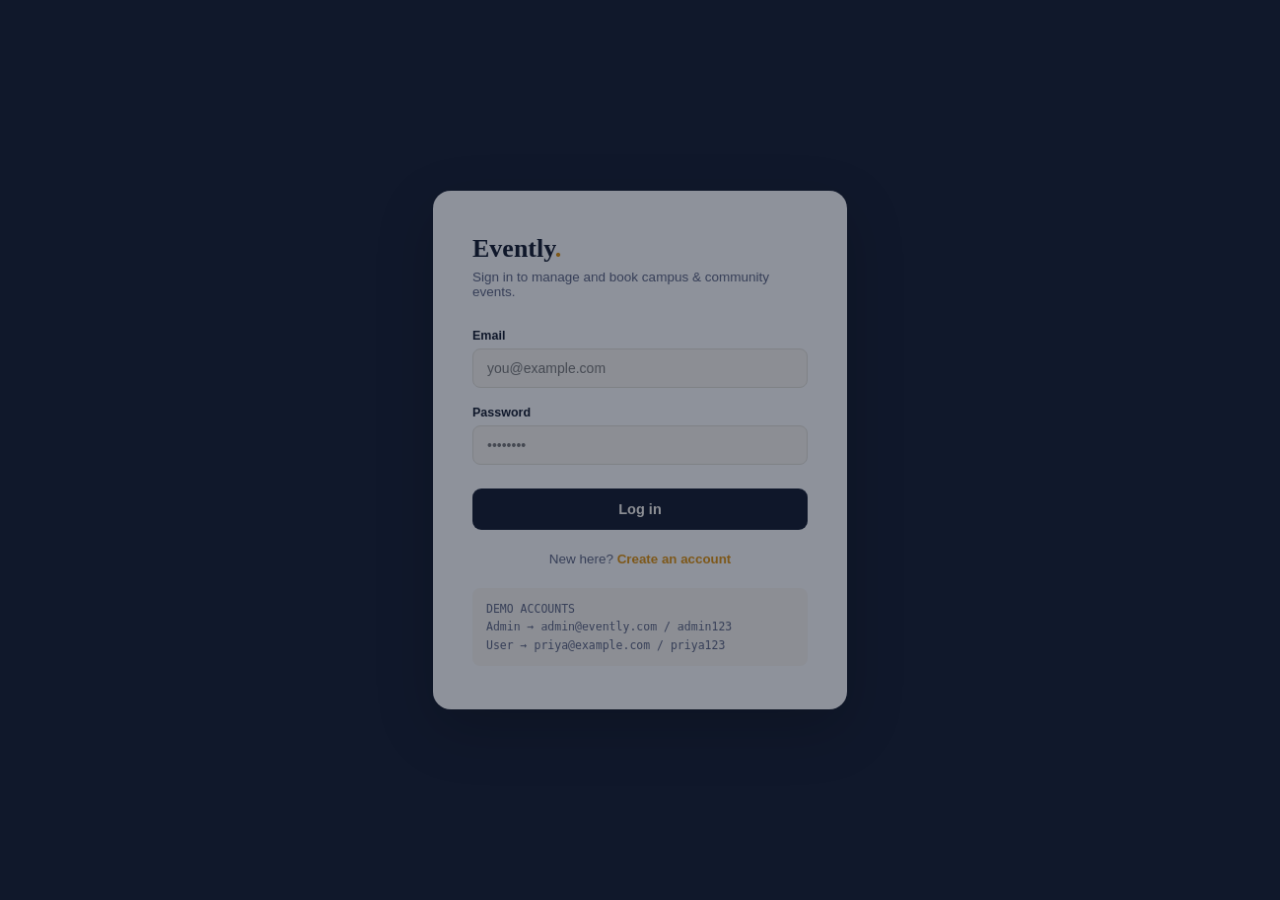
<file: index.html>
<!DOCTYPE html>
<html>
<head>
  <meta http-equiv="refresh" content="0; url=./evently/frontend/index.html" />
</head>
<body>
  Redirecting to <a href="./evently/frontend/index.html">Evently</a>...
</body>
</html>
</file>
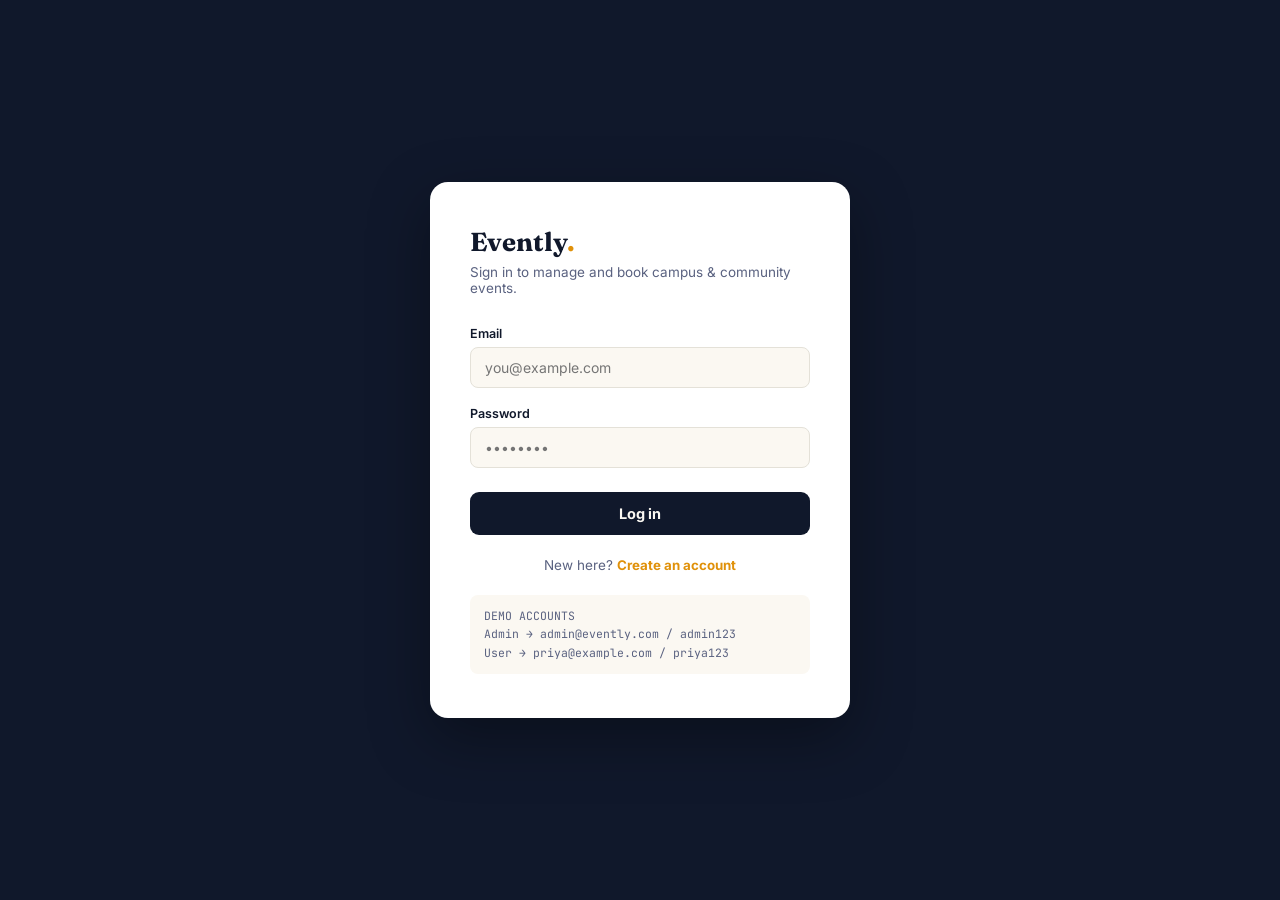
<file: evently/frontend/index.html>
<!DOCTYPE html>
<html lang="en">
<head>
<meta charset="UTF-8" />
<title>Evently — Event Management System</title>
<meta name="viewport" content="width=device-width, initial-scale=1.0" />
<link rel="preconnect" href="https://fonts.googleapis.com">
<link href="https://fonts.googleapis.com/css2?family=Fraunces:opsz,wght@9..144,500;9..144,600;9..144,700&family=Inter:wght@400;500;600;700&family=JetBrains+Mono:wght@500&display=swap" rel="stylesheet">
<link rel="stylesheet" href="style.css" />
</head>
<body>
<div id="app"></div>
<script src="app.js"></script>
</body>
</html>
</file>
<file: evently/frontend/style.css>
:root{
  --navy: #10182B;
  --navy-2: #182242;
  --amber: #FCA311;
  --amber-dim: #E0910A;
  --cream: #FBF8F2;
  --paper: #FFFFFF;
  --ink: #10182B;
  --ink-soft: #5A6280;
  --line: #E4E1D8;
  --green: #1E9E6B;
  --red: #E4572E;
  --radius: 14px;
  --serif: 'Fraunces', serif;
  --sans: 'Inter', sans-serif;
  --mono: 'JetBrains Mono', monospace;
}
*{box-sizing:border-box; margin:0; padding:0;}
html{ scroll-behavior:smooth; }
body{
  font-family: var(--sans);
  background: var(--cream);
  color: var(--ink);
  -webkit-font-smoothing: antialiased;
}
a{color:inherit; text-decoration:none;}
button{font-family:inherit; cursor:pointer; border:none;}
input, select, textarea{font-family:inherit;}

@media (prefers-reduced-motion: reduce){
  *{ animation-duration: 0.001ms !important; transition-duration: 0.001ms !important; }
}

/* ---------- Motion primitives ---------- */
@keyframes fadeUp{
  from{ opacity:0; transform: translateY(10px); }
  to{ opacity:1; transform: translateY(0); }
}
@keyframes fadeIn{
  from{ opacity:0; }
  to{ opacity:1; }
}
@keyframes scaleIn{
  from{ opacity:0; transform: scale(0.97); }
  to{ opacity:1; transform: scale(1); }
}
@keyframes fillGrow{
  from{ width:0; }
}
@keyframes popCheck{
  0%{ transform: scale(0.4); opacity:0; }
  60%{ transform: scale(1.12); opacity:1; }
  100%{ transform: scale(1); }
}
@keyframes shimmer{
  0%{ background-position: -200px 0; }
  100%{ background-position: 200px 0; }
}

.page{ animation: fadeUp 0.45s cubic-bezier(.16,1,.3,1) both; }
.nav{ animation: fadeIn 0.35s ease both; }

/* ---------- Top nav ---------- */
.nav{
  background: var(--navy);
  color: var(--cream);
  padding: 18px 40px;
  display:flex; align-items:center; justify-content:space-between;
}
.nav-brand{
  font-family: var(--serif);
  font-weight: 700;
  font-size: 22px;
  letter-spacing: -0.02em;
  display:flex; align-items:center; gap:8px;
}
.nav-brand .dot{ color: var(--amber); }
.nav-links{ display:flex; align-items:center; gap: 28px; font-size: 14px; font-weight:500; }
.nav-links a, .nav-links button.linklike{ color: var(--cream); opacity:0.75; background:none; font-size:14px; transition: opacity 0.2s ease, color 0.2s ease; position:relative; }
.nav-links a:hover, .nav-links button.linklike:hover{ opacity:1; }
.nav-links a.active, .nav-links button.linklike.active{ opacity:1; color: var(--amber); }
.nav-links button.linklike.active::after{
  content:''; position:absolute; left:0; right:0; bottom:-19px; height:2px; background:var(--amber);
  animation: fadeIn 0.3s ease both;
}
.nav-user{ display:flex; align-items:center; gap:14px; animation: fadeIn 0.5s ease both; }
.nav-badge{
  background: var(--amber); color: var(--navy); font-weight:700; font-size:12px;
  padding: 3px 10px; border-radius: 20px; text-transform:uppercase; letter-spacing:0.04em;
}
.btn-ghost{
  background:transparent; border:1px solid rgba(251,248,242,0.3); color:var(--cream);
  padding:8px 16px; border-radius:8px; font-size:13px; font-weight:600;
  transition: border-color 0.2s ease, color 0.2s ease, transform 0.15s ease;
}
.btn-ghost:hover{ border-color: var(--amber); color: var(--amber); }
.btn-ghost:active{ transform: scale(0.96); }

/* ---------- Layout ---------- */
.page{ max-width: 1120px; margin: 0 auto; padding: 48px 40px 80px; }
.eyebrow{
  font-family: var(--mono); font-size: 12px; letter-spacing: 0.12em; text-transform: uppercase;
  color: var(--amber-dim); margin-bottom: 10px; display:flex; align-items:center; gap:8px;
}
.eyebrow::before{ content:''; width:20px; height:1px; background:var(--amber-dim); display:inline-block; }
h1.page-title{ font-family: var(--serif); font-size: 40px; font-weight:600; letter-spacing:-0.01em; margin-bottom:8px; }
.page-sub{ color: var(--ink-soft); font-size:15px; max-width:560px; margin-bottom: 36px; }

/* ---------- Event grid ---------- */
.event-grid{ display:grid; grid-template-columns: repeat(auto-fill, minmax(320px,1fr)); gap:24px; }

.ticket{
  background: var(--paper);
  border-radius: var(--radius);
  position: relative;
  box-shadow: 0 1px 2px rgba(16,24,43,0.06), 0 8px 24px rgba(16,24,43,0.05);
  overflow: hidden;
  display:flex; flex-direction:column;
  border: 1px solid var(--line);
  animation: fadeUp 0.5s cubic-bezier(.16,1,.3,1) both;
  transition: transform 0.25s cubic-bezier(.16,1,.3,1), box-shadow 0.25s ease, border-color 0.25s ease;
}
.ticket:hover{
  transform: translateY(-4px);
  box-shadow: 0 4px 10px rgba(16,24,43,0.08), 0 18px 34px rgba(16,24,43,0.12);
  border-color: rgba(252,163,17,0.35);
}
.event-grid .ticket:nth-child(1){ animation-delay: 0.03s; }
.event-grid .ticket:nth-child(2){ animation-delay: 0.10s; }
.event-grid .ticket:nth-child(3){ animation-delay: 0.17s; }
.event-grid .ticket:nth-child(4){ animation-delay: 0.24s; }
.event-grid .ticket:nth-child(5){ animation-delay: 0.31s; }
.event-grid .ticket:nth-child(6){ animation-delay: 0.38s; }
.ticket-top{ padding: 22px 22px 18px; flex:1; }
.ticket-category{
  font-family: var(--mono); font-size:11px; text-transform:uppercase; letter-spacing:0.08em;
  color: var(--amber-dim); font-weight:600; margin-bottom:10px; display:inline-block;
}
.ticket-title{ font-family: var(--serif); font-size: 21px; font-weight:600; margin-bottom:10px; line-height:1.25; }
.ticket-desc{ font-size: 13.5px; color: var(--ink-soft); line-height:1.55; margin-bottom:16px; }
.ticket-meta{ display:flex; flex-direction:column; gap:6px; font-size:13px; color: var(--ink); }
.ticket-meta div{ display:flex; align-items:center; gap:8px; }
.ticket-meta .icon{ color:var(--amber-dim); font-family:var(--mono); width:14px; display:inline-block;}

.ticket-stub{
  border-top: 1px dashed var(--line);
  padding: 16px 22px;
  display:flex; align-items:center; justify-content:space-between;
  background: linear-gradient(180deg, rgba(252,163,17,0.04), transparent);
  position:relative;
}
.ticket-stub::before, .ticket-stub::after{
  content:''; width:18px; height:18px; background: var(--cream); border-radius:50%;
  position:absolute; top:-9px;
}
.ticket-stub::before{ left:-9px; }
.ticket-stub::after{ right:-9px; }
.capacity-bar{ flex:1; margin-right:14px; }
.capacity-track{ height:5px; background: var(--line); border-radius:4px; overflow:hidden; margin-bottom:5px;}
.capacity-fill{ height:100%; background: var(--amber); border-radius:4px; animation: fillGrow 0.9s cubic-bezier(.16,1,.3,1) 0.2s both; transition: width 0.5s cubic-bezier(.16,1,.3,1); }
.capacity-label{ font-family: var(--mono); font-size:11px; color: var(--ink-soft); }
.btn-book{
  background: var(--navy); color: var(--cream); font-weight:600; font-size:13px;
  padding: 10px 18px; border-radius:8px; white-space:nowrap;
  transition: background 0.2s ease, color 0.2s ease, transform 0.15s cubic-bezier(.16,1,.3,1);
}
.btn-book:hover:not(:disabled){ background: var(--amber); color: var(--navy); transform: translateY(-1px); }
.btn-book:active:not(:disabled){ transform: scale(0.95); }
.btn-book:disabled{ background: var(--line); color: var(--ink-soft); cursor:not-allowed; }
.btn-booked{ background: var(--green); color:white; font-weight:600; font-size:13px; padding:10px 18px; border-radius:8px; animation: popCheck 0.4s cubic-bezier(.34,1.56,.64,1) both; }

/* ---------- Auth ---------- */
.auth-wrap{
  min-height: 100vh; display:flex; align-items:center; justify-content:center;
  background: var(--navy);
  padding: 40px 20px;
}
.auth-card{
  background: var(--paper); border-radius: 18px; padding: 44px 40px; width: 420px;
  box-shadow: 0 20px 60px rgba(0,0,0,0.35);
  animation: scaleIn 0.45s cubic-bezier(.16,1,.3,1) both;
}
.auth-logo{ font-family: var(--serif); font-weight:700; font-size:26px; margin-bottom:6px; }
.auth-logo .dot{ color:var(--amber-dim); }
.auth-sub{ color: var(--ink-soft); font-size:13.5px; margin-bottom: 30px; }
.field{ margin-bottom: 18px; }
.field label{ display:block; font-size:12.5px; font-weight:600; margin-bottom:6px; color: var(--ink); }
.field input{
  width:100%; padding: 11px 14px; border-radius:8px; border:1.5px solid var(--line); font-size:14px;
  background: var(--cream); transition: border-color 0.2s ease, box-shadow 0.2s ease, background 0.2s ease;
}
.field input:focus{ outline:none; border-color: var(--amber-dim); background: var(--paper); box-shadow: 0 0 0 3px rgba(252,163,17,0.14); }
.btn-primary{
  width:100%; background: var(--navy); color: var(--cream); padding: 13px; border-radius:9px;
  font-weight:700; font-size:14.5px; margin-top:6px;
  transition: background 0.2s ease, transform 0.15s cubic-bezier(.16,1,.3,1);
}
.btn-primary:hover{ background:#0A1122; transform: translateY(-1px); }
.btn-primary:active{ transform: scale(0.97); }
.auth-switch{ text-align:center; margin-top:22px; font-size:13.5px; color: var(--ink-soft); }
.auth-switch button{ background:none; color: var(--amber-dim); font-weight:700; transition: opacity 0.2s ease; }
.auth-switch button:hover{ opacity:0.7; }
.auth-demo{
  margin-top: 22px; padding: 12px 14px; background: var(--cream); border-radius:8px;
  font-family: var(--mono); font-size:11.5px; color: var(--ink-soft); line-height:1.6;
}
.error-msg{ background:#FCEAE5; color: var(--red); padding:10px 14px; border-radius:8px; font-size:13px; margin-bottom:16px; animation: fadeUp 0.3s cubic-bezier(.16,1,.3,1) both; }

/* ---------- Admin dashboard ---------- */
.stat-row{ display:grid; grid-template-columns: repeat(3,1fr); gap:20px; margin-bottom:40px; }
.stat-card{
  background: var(--navy); color: var(--cream); border-radius: var(--radius); padding: 24px 26px;
  position:relative; overflow:hidden;
  animation: fadeUp 0.5s cubic-bezier(.16,1,.3,1) both;
  transition: transform 0.25s cubic-bezier(.16,1,.3,1);
}
.stat-card:hover{ transform: translateY(-3px); }
.stat-row .stat-card:nth-child(1){ animation-delay: 0.03s; }
.stat-row .stat-card:nth-child(2){ animation-delay: 0.10s; }
.stat-row .stat-card:nth-child(3){ animation-delay: 0.17s; }
.stat-card::after{
  content:''; position:absolute; right:-20px; top:-20px; width:90px; height:90px; border-radius:50%;
  background: rgba(252,163,17,0.12);
}
.stat-num{ font-family: var(--serif); font-size: 38px; font-weight:700; margin-bottom:4px; }
.stat-label{ font-size:12.5px; color: rgba(251,248,242,0.65); text-transform:uppercase; letter-spacing:0.05em; font-weight:600; }

.admin-table{ background: var(--paper); border-radius: var(--radius); border:1px solid var(--line); overflow:hidden; animation: fadeUp 0.5s cubic-bezier(.16,1,.3,1) 0.15s both; }
.admin-table-head{
  display:grid; grid-template-columns: 2.4fr 1fr 1.2fr 1fr;
  padding: 14px 24px; background: var(--navy-2); color: var(--cream);
  font-size:11.5px; text-transform:uppercase; letter-spacing:0.06em; font-weight:600;
}
.admin-row{
  display:grid; grid-template-columns: 2.4fr 1fr 1.2fr 1fr; align-items:center;
  padding: 16px 24px; border-top:1px solid var(--line); font-size:13.5px;
  transition: background 0.2s ease;
}
.admin-row:hover{ background: var(--cream); }
.admin-row .fill-bar{ height:6px; background:var(--line); border-radius:4px; overflow:hidden; width:90px;}
.admin-row .fill-bar div{ height:100%; background: var(--amber); animation: fillGrow 0.8s cubic-bezier(.16,1,.3,1) 0.3s both; }
.tag-full{ color: var(--red); font-weight:700; font-size:12px; }
.tag-ok{ color: var(--green); font-weight:700; font-size:12px; }

/* form panel for create event */
.panel{ background: var(--paper); border:1px solid var(--line); border-radius: var(--radius); padding: 26px 28px; margin-bottom: 36px; animation: fadeUp 0.5s cubic-bezier(.16,1,.3,1) 0.08s both; }
.panel-title{ font-family: var(--serif); font-size:19px; font-weight:600; margin-bottom:16px; }
.form-grid{ display:grid; grid-template-columns: 1fr 1fr; gap:14px 18px; margin-bottom:14px; }
.form-grid .full{ grid-column: 1/-1; }

/* my bookings */
.booking-item{
  display:flex; justify-content:space-between; align-items:center; background:var(--paper);
  border:1px solid var(--line); border-radius:12px; padding:16px 20px; margin-bottom:12px;
  animation: fadeUp 0.4s cubic-bezier(.16,1,.3,1) both; transition: transform 0.2s ease, box-shadow 0.2s ease;
}
.booking-item:hover{ transform: translateX(3px); box-shadow: 0 6px 18px rgba(16,24,43,0.06); }
.booking-item:nth-child(1){ animation-delay: 0.03s; }
.booking-item:nth-child(2){ animation-delay: 0.09s; }
.booking-item:nth-child(3){ animation-delay: 0.15s; }
.booking-item .b-title{ font-family:var(--serif); font-weight:600; font-size:16px; margin-bottom:4px;}
.booking-item .b-meta{ font-size:12.5px; color:var(--ink-soft); }
.status-confirmed{ background:#E5F6EE; color:var(--green); font-size:11.5px; font-weight:700; padding:5px 12px; border-radius:20px; text-transform:uppercase; letter-spacing:0.04em; animation: popCheck 0.4s cubic-bezier(.34,1.56,.64,1) both;}

.empty-state{ text-align:center; padding: 60px 20px; color: var(--ink-soft); animation: fadeIn 0.5s ease both; }
.empty-state .icon{ font-size:36px; margin-bottom:14px; }

@media (max-width: 720px){
  .stat-row{ grid-template-columns: 1fr; }
  .form-grid{ grid-template-columns: 1fr; }
  .admin-table-head, .admin-row{ grid-template-columns: 1.6fr 0.8fr 1fr; font-size:12px;}
  .admin-table-head div:nth-child(3), .admin-row div:nth-child(3){ display:none; }
}
</file>
